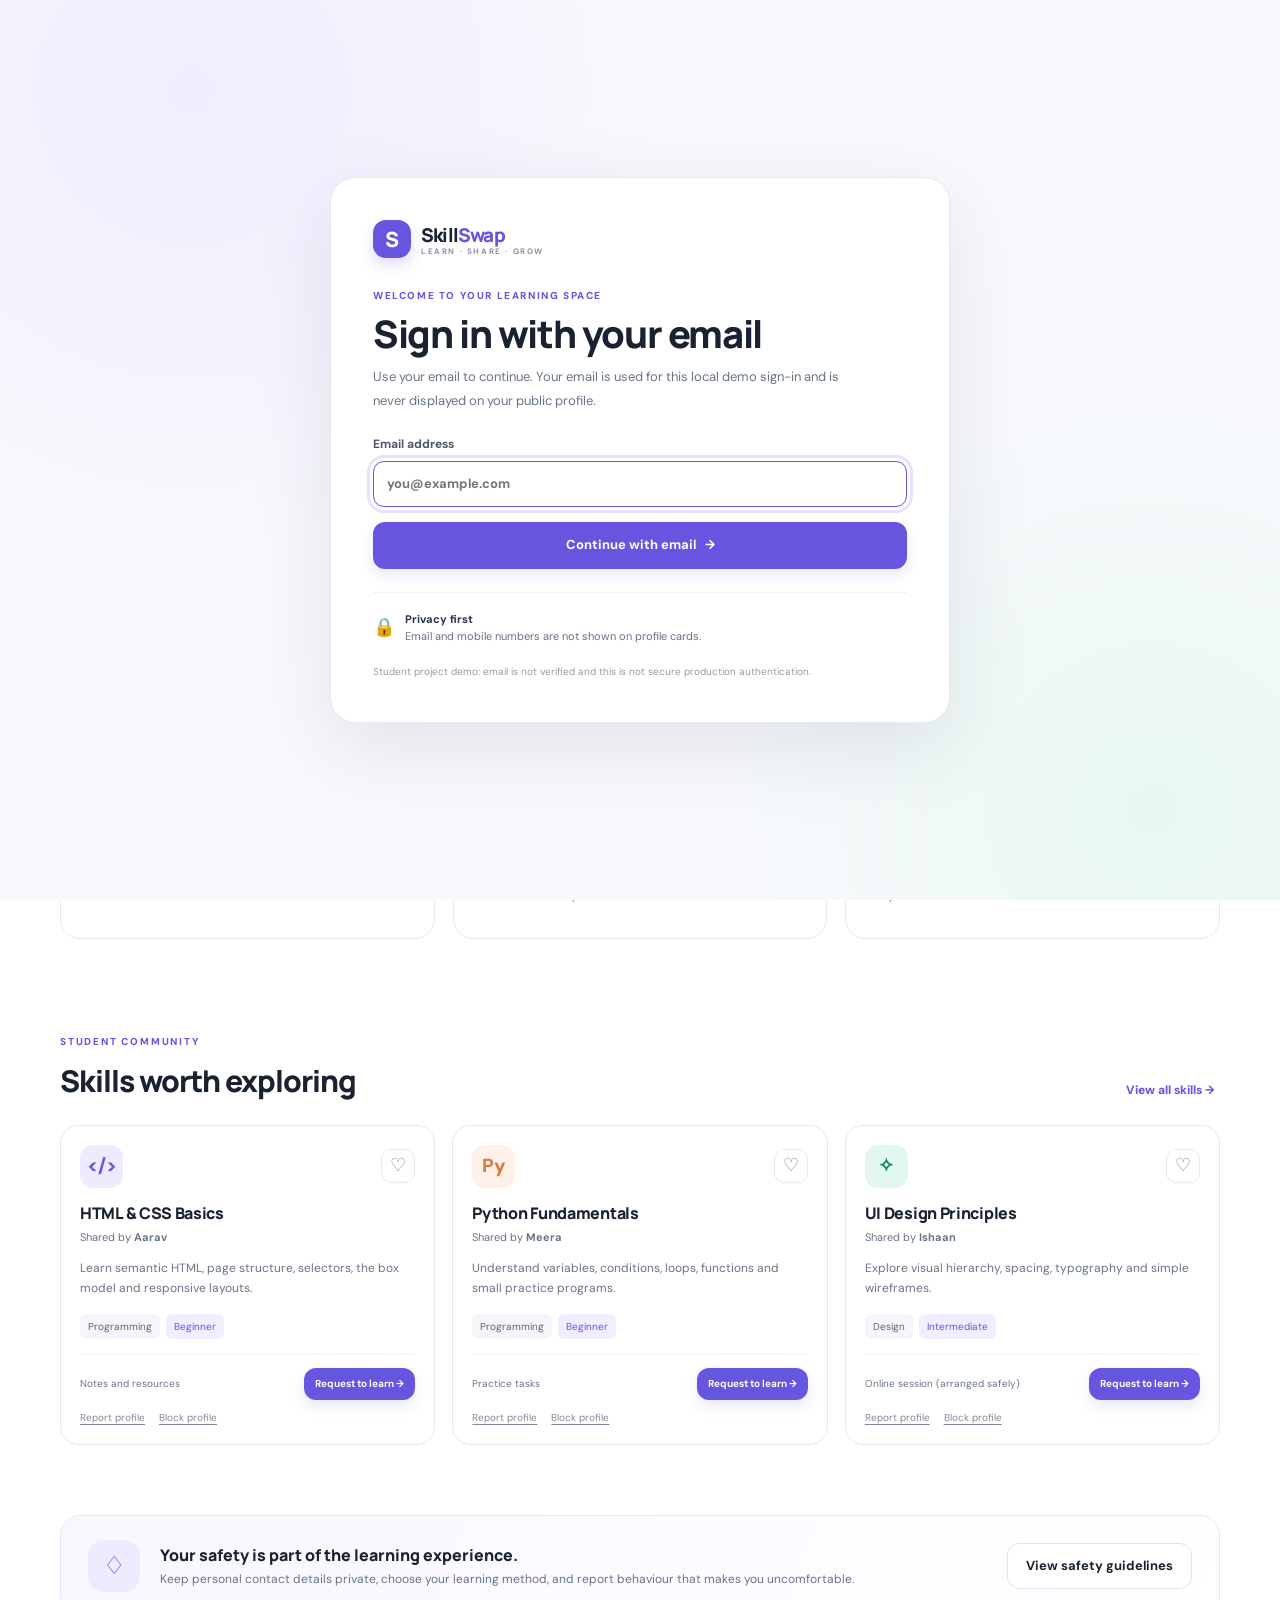
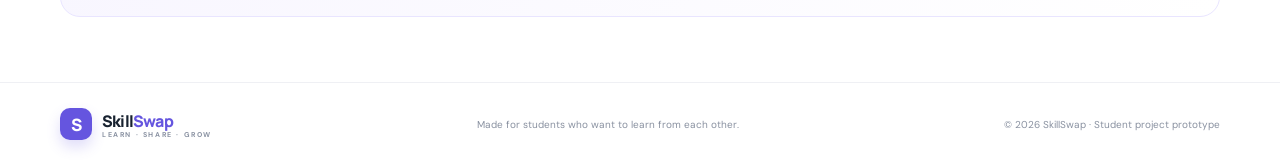
<file: index.html>
<!DOCTYPE html>
<html lang="en">
<head>
  <meta charset="UTF-8">
  <meta name="viewport" content="width=device-width, initial-scale=1.0">
  <meta name="description" content="SkillSwap helps students exchange skills through guided, privacy-conscious learning.">
  <title>SkillSwap | Learn Together</title>
  <link rel="stylesheet" href="style.css">
  <script src="script.js" defer></script>
</head>
<body>
  <section class="auth-screen" id="authScreen" aria-labelledby="authTitle">
    <div class="auth-card">
      <a class="brand auth-brand" href="#" aria-label="SkillSwap"><span class="brand-mark">S</span><span>Skill<span class="brand-accent">Swap</span><small>LEARN · SHARE · GROW</small></span></a>
      <div class="auth-step-label" id="authStepLabel">WELCOME TO YOUR LEARNING SPACE</div>
      <h1 id="authTitle">Sign in with your email</h1>
      <p class="auth-intro" id="authIntro">Use your email to continue. Your email is used for this local demo sign-in and is never displayed on your public profile.</p>
      <form id="emailLoginForm" class="auth-form">
        <label>Email address<input type="email" id="loginEmail" required maxlength="120" autocomplete="email" placeholder="you@example.com"></label>
        <button class="btn btn-primary auth-submit" type="submit">Continue with email <span aria-hidden="true">→</span></button>
      </form>
      <form id="firstProfileForm" class="auth-form hidden">
        <p class="auth-private-email">Email for sign-in: <strong id="privateEmailPreview"></strong><br><span>This is private and will not appear to other students.</span></p>
        <div class="form-two"><label>Display name *<input id="firstName" required minlength="2" maxlength="24" autocomplete="nickname" placeholder="Name others will see"></label><label>Department<input id="firstDepartment" maxlength="60" placeholder="e.g. CSE – Data Science"></label></div>
        <div class="form-two"><label>Year of study<select id="firstYear"><option value="">Choose year</option><option>1st Year</option><option>2nd Year</option><option>3rd Year</option><option>4th Year</option></select></label><label>Learning interests<input id="firstInterests" maxlength="120" placeholder="Python, design, Power BI"></label></div>
        <label>About you<textarea id="firstBio" rows="3" maxlength="240" placeholder="What would you like to teach or learn?"></textarea></label>
        <p class="form-hint">Do not enter phone numbers, personal email addresses, home addresses or social media links in your public details. No mobile number is requested.</p>
        <button class="btn btn-primary auth-submit" type="submit">Create profile & enter SkillSwap <span aria-hidden="true">→</span></button>
        <button class="auth-back" id="backToEmail" type="button">← Use a different email</button>
      </form>
      <p class="auth-error" id="authError" aria-live="polite"></p>
      <div class="auth-security">🔒 <span><strong>Privacy first</strong><br>Email and mobile numbers are not shown on profile cards.</span></div>
      <p class="auth-demo-note">Student project demo: email is not verified and this is not secure production authentication.</p>
    </div>
  </section>
  <a class="skip-link" href="#mainContent">Skip to content</a>
  <header class="site-header">
    <a class="brand" href="#" data-view="home" aria-label="SkillSwap home">
      <span class="brand-mark">S</span><span>Skill<span class="brand-accent">Swap</span><small>LEARN · SHARE · GROW</small></span>
    </a>
    <button class="mobile-menu" id="mobileMenuBtn" aria-label="Toggle navigation" aria-expanded="false">☰</button>
    <nav class="main-nav" id="mainNav" aria-label="Main navigation">
      <button class="nav-link active" data-view="home">Home</button>
      <button class="nav-link" data-view="explore">Explore skills</button>
      <button class="nav-link" data-view="dashboard">Dashboard</button>
      <button class="nav-link" data-view="safety">Safety centre</button>
    </nav>
    <div class="header-actions">
      <span class="demo-pill"><span></span> Signed in</span>
      <button class="btn btn-secondary btn-small" id="profileButton">My profile</button>
      <button class="btn btn-primary btn-small" id="logoutButton">Switch account</button>
    </div>
  </header>

  <main id="mainContent">
    <section class="view active-view" id="view-home">
      <section class="hero container">
        <div class="hero-copy">
          <div class="eyebrow"><span class="eyebrow-dot"></span> A safer way to learn from students</div>
          <h1>Your skills are<br><span>worth sharing.</span></h1>
          <p class="hero-description">Learn something new from another student. Share what you know. Build confidence together—with privacy and respect at the centre.</p>
          <div class="hero-actions">
            <button class="btn btn-primary" data-view="explore">Explore skills <span aria-hidden="true">→</span></button>
            <button class="btn btn-secondary" data-action="add-skill">＋ Share a skill</button>
          </div>
          <div class="trust-row">
            <span><span class="check">✓</span> No public contact details</span>
            <span><span class="check">✓</span> Request-based learning</span>
          </div>
        </div>
        <div class="hero-art" aria-label="Illustration of students learning together">
          <div class="art-orbit orbit-one"></div><div class="art-orbit orbit-two"></div>
          <div class="art-card art-card-top"><span class="art-icon purple">⌘</span><span><b>UI Design</b><small>Learn by doing</small></span><span class="tiny-check">✓</span></div>
          <div class="art-card art-card-bottom"><span class="art-icon orange">{"</>"}</span><span><b>Web Development</b><small>Share your skills</small></span><span class="tiny-check">✓</span></div>
          <div class="art-center"><div class="people-emoji">👩🏻‍💻<span>🤝</span>👨🏽‍💻</div><div class="art-center-title">Grow together</div><div class="art-center-sub">Student-to-student learning</div></div>
          <div class="floating-badge badge-one">✦ Learn something new</div><div class="floating-badge badge-two">🔒 Privacy first</div>
        </div>
      </section>

      <section class="container section-block">
        <div class="section-heading"><div><p class="eyebrow">HOW IT WORKS</p><h2>Small steps. Real skills.</h2></div><p>Learn at your own pace, with clear expectations before you connect.</p></div>
        <div class="steps-grid">
          <article class="step-card"><span class="step-number">01</span><div class="step-icon lavender">⌕</div><h3>Find a skill</h3><p>Explore student skills by category, level and learning method.</p></article>
          <article class="step-card"><span class="step-number">02</span><div class="step-icon peach">✉</div><h3>Send a request</h3><p>Tell the student what you want to learn. They choose whether to accept.</p></article>
          <article class="step-card"><span class="step-number">03</span><div class="step-icon mint">↗</div><h3>Learn together</h3><p>Use a guided learning plan, practice tasks and respectful communication.</p></article>
        </div>
      </section>

      <section class="container section-block featured-section">
        <div class="section-heading"><div><p class="eyebrow">STUDENT COMMUNITY</p><h2>Skills worth exploring</h2></div><button class="text-button" data-view="explore">View all skills →</button></div>
        <div class="skills-grid" id="homeSkills"></div>
      </section>
      <section class="container safety-banner">
        <div class="safety-shield">♢</div><div><h3>Your safety is part of the learning experience.</h3><p>Keep personal contact details private, choose your learning method, and report behaviour that makes you uncomfortable.</p></div><button class="btn btn-secondary" data-view="safety">View safety guidelines</button>
      </section>
    </section>

    <section class="view container page-view" id="view-explore">
      <div class="page-title-row"><div><p class="eyebrow">DISCOVER</p><h1>Explore skills</h1><p class="muted">Find a student who can explain a skill in a way that works for you.</p></div><button class="btn btn-primary" data-action="add-skill">＋ Add a skill</button></div>
      <div class="filter-panel">
        <label class="search-field"><span aria-hidden="true">⌕</span><input id="searchInput" type="search" placeholder="Search Python, design, communication…" autocomplete="off"></label>
        <label class="select-field"><span class="sr-only">Category</span><select id="categoryFilter"><option value="all">All categories</option><option>Programming</option><option>Design</option><option>Data & Analytics</option><option>Communication</option><option>Productivity</option></select></label>
        <label class="select-field"><span class="sr-only">Level</span><select id="levelFilter"><option value="all">All levels</option><option>Beginner</option><option>Intermediate</option><option>Advanced</option></select></label>
      </div>
      <div class="results-line"><span id="resultCount">Showing skills</span><span class="privacy-note">🔒 Personal contact details are not shown</span></div>
      <div class="skills-grid" id="exploreSkills"></div>
      <div class="empty-state hidden" id="emptySkills"><div>⌕</div><h3>No matching skills</h3><p>Try another keyword or category.</p></div>
    </section>

    <section class="view container page-view" id="view-dashboard">
      <div class="page-title-row"><div><p class="eyebrow">YOUR LEARNING SPACE</p><h1>Dashboard</h1><p class="muted">Manage your skills and learning requests in one place.</p></div><button class="btn btn-primary" data-action="add-skill">＋ Share a skill</button></div>
      <div class="welcome-strip"><div class="avatar avatar-large" id="dashboardAvatar">S</div><div><h2 id="welcomeName">Welcome back!</h2><p>Keep learning. Keep sharing. Keep it respectful.</p></div><span class="demo-tag">LOCAL DEMO</span></div>
      <div class="stats-grid">
        <article class="stat-card"><span class="stat-icon lavender">✦</span><div><span class="stat-label">Skills shared</span><strong id="statSkills">0</strong></div></article>
        <article class="stat-card"><span class="stat-icon peach">↗</span><div><span class="stat-label">Requests sent</span><strong id="statSent">0</strong></div></article>
        <article class="stat-card"><span class="stat-icon mint">✉</span><div><span class="stat-label">Incoming requests</span><strong id="statIncoming">0</strong></div></article>
        <article class="stat-card"><span class="stat-icon blue">✓</span><div><span class="stat-label">Learning plans</span><strong id="statPlans">0</strong></div></article>
      </div>
      <div class="product-tools-grid">
        <section class="panel">
          <div class="panel-heading">
            <div><h2>Recommended for you</h2><p>Suggestions based on the skills you want to learn</p></div>
            <span class="product-tool-icon">✦</span>
          </div>
          <div id="recommendedSkills" class="recommended-skills"></div>
          <p class="form-hint">Tip: Add learning interests in your profile to improve these suggestions.</p>
        </section>
        <section class="panel learning-planner">
          <div class="panel-heading">
            <div><h2>My learning plan</h2><p>Turn a goal into small, trackable tasks</p></div>
            <span class="product-tool-icon">✓</span>
          </div>
          <form id="learningTaskForm" class="learning-task-form">
            <label for="learningTaskInput">What do you want to practise?</label>
            <input id="learningTaskInput" required maxlength="100" placeholder="e.g. Build a responsive profile card">
            <div class="form-two">
              <label for="learningTaskDue">Target date<input id="learningTaskDue" type="date"></label>
              <label for="learningTaskPriority">Priority<select id="learningTaskPriority"><option>Normal</option><option>High</option><option>Low</option></select></label>
            </div>
            <button class="btn btn-primary" type="submit">＋ Add learning task</button>
          </form>
          <div class="learning-progress"><div class="learning-progress-label"><span id="learningProgressText">0 of 0 tasks complete</span><strong id="learningProgressPercent">0%</strong></div><div class="progress-track"><span id="learningProgressBar"></span></div></div>
          <div id="learningTasksList" class="learning-tasks-list"></div>
        </section>
      </div>
      <div class="dashboard-layout">
        <section class="panel"><div class="panel-heading"><div><h2>My skills</h2><p>Skills you offer to teach</p></div><button class="text-button" data-action="add-skill">＋ Add</button></div><div id="mySkillsList" class="compact-list"></div></section>
        <section class="panel"><div class="panel-heading"><div><h2>Incoming requests</h2><p>Choose whether to accept a learning request</p></div></div><div id="incomingRequests" class="compact-list"></div></section>
        <section class="panel"><div class="panel-heading"><div><h2>Requests I sent</h2><p>Track your learning requests</p></div></div><div id="sentRequests" class="compact-list"></div></section>
        <section class="panel"><div class="panel-heading"><div><h2>Saved skills</h2><p>Skills you want to revisit</p></div></div><div id="savedSkillsList" class="compact-list"></div></section>
      </div>
      <section class="panel profile-editor" id="profileEditorPanel">
        <div class="panel-heading"><div><h2>Edit my profile</h2><p>Update the details students see in this demo.</p></div><span class="profile-edit-icon">✎</span></div>
        <form id="profileForm" class="profile-form">
          <div class="form-two"><label>Display name<input id="profileName" required minlength="2" maxlength="24" autocomplete="nickname" placeholder="e.g. Student"></label><label>Department<input id="profileDepartment" maxlength="60" placeholder="e.g. CSE – Data Science"></label></div>
          <div class="form-two"><label>Year of study<select id="profileYear"><option value="">Select year</option><option>1st Year</option><option>2nd Year</option><option>3rd Year</option><option>4th Year</option></select></label><label>Learning interests<input id="profileInterests" maxlength="120" placeholder="e.g. Python, UI design, Power BI"></label></div>
          <label>Short bio<textarea id="profileBio" rows="3" maxlength="240" placeholder="What do you enjoy learning or teaching?"></textarea></label>
          <p class="form-hint">Your sign-in email is private and is never shown here or on skill cards. Do not add phone numbers, personal email addresses, home addresses or social media links to public details.</p>
          <div class="profile-form-actions"><button class="btn btn-secondary" type="button" id="resetProfileForm">Reset form</button><button class="btn btn-primary" type="submit">Save profile changes</button></div>
          <p class="form-feedback" id="profileFeedback" aria-live="polite"></p>
        </form>
      </section>
      <section class="panel privacy-panel"><div class="privacy-panel-icon">🔐</div><div class="privacy-panel-copy"><h2>Privacy preferences</h2><p>Your sign-in email is private. SkillSwap does not ask for a mobile number, and contact details are not displayed on public profiles.</p></div><label class="toggle-label"><input type="checkbox" id="profileVisible" checked><span class="toggle"></span><span>Show my demo profile in listings</span></label></section>
    </section>

    <section class="view container page-view" id="view-safety">
      <div class="page-title-row"><div><p class="eyebrow">RESPECT IS REQUIRED</p><h1>Safety centre</h1><p class="muted">Simple rules to keep student-to-student learning respectful.</p></div></div>
      <div class="safety-hero"><div class="safety-hero-symbol">🔐</div><div><h2>Learn with confidence, not pressure.</h2><p>You can decline a request, stop an interaction, block a demo profile or submit a report at any time.</p></div></div>
      <div class="safety-grid">
        <article class="panel safety-rule"><span class="rule-icon lavender">◉</span><h3>Protect your privacy</h3><p>Use a display name. Do not publish phone numbers, personal email addresses, home addresses, passwords or live location.</p></article>
        <article class="panel safety-rule"><span class="rule-icon peach">✋</span><h3>Respect boundaries</h3><p>Learning requests are optional. No one should pressure you to accept, share personal details or meet in person.</p></article>
        <article class="panel safety-rule"><span class="rule-icon mint">⚑</span><h3>Report concerning behaviour</h3><p>Report harassment, impersonation, spam, inappropriate content or misleading skill claims. Reports should be reviewed by a moderator in a real deployment.</p></article>
        <article class="panel safety-rule"><span class="rule-icon blue">⊘</span><h3>Block unwanted contact</h3><p>Blocking a profile hides it in this local demo. A production platform must enforce blocks on the server too.</p></article>
      </div>
      <div class="panel report-panel"><div><p class="eyebrow">SAFETY TOOL</p><h2>Report a profile or skill</h2><p class="muted">This prototype saves reports only in this browser. It does not send them to a real support team.</p></div><form id="reportForm" class="report-form"><label>Profile or skill name<input id="reportTarget" required maxlength="80" placeholder="Enter the displayed name"></label><label>Reason<select id="reportReason" required><option value="">Choose a reason</option><option>Harassment or inappropriate behaviour</option><option>Fake profile or impersonation</option><option>Misleading skill information</option><option>Spam or suspicious links</option><option>Privacy concern</option><option>Other concern</option></select></label><label>Details (optional)<textarea id="reportDetails" rows="3" maxlength="400" placeholder="Describe the concern without including sensitive personal information."></textarea></label><button class="btn btn-primary" type="submit">Submit demo report</button><p id="reportFeedback" class="form-feedback" aria-live="polite"></p></form></div>
      <div class="notice-box"><strong>Before real public launch:</strong> this HTML/CSS/JavaScript prototype is not a secure multi-user service. Real users need backend-enforced access control, verified authentication, private data storage, a moderator workflow, clear policies and security testing.</div>
    </section>
  </main>

  <footer class="site-footer"><div class="container footer-inner"><a class="brand footer-brand" href="#" data-view="home"><span class="brand-mark">S</span><span>Skill<span class="brand-accent">Swap</span><small>LEARN · SHARE · GROW</small></span></a><p>Made for students who want to learn from each other.</p><span>© 2026 SkillSwap · Student project prototype</span></div></footer>

  <div class="modal-backdrop hidden" id="modalBackdrop">
    <section class="modal" role="dialog" aria-modal="true" aria-labelledby="modalTitle">
      <div class="modal-heading"><div><p class="eyebrow" id="modalEyebrow">SKILLSHARE</p><h2 id="modalTitle">Share a skill</h2></div><button class="icon-button" id="closeModal" aria-label="Close dialog">×</button></div>
      <form id="skillForm">
        <label>Skill name<input id="skillName" required maxlength="60" placeholder="e.g. HTML & CSS basics"></label>
        <div class="form-two"><label>Category<select id="skillCategory" required><option>Programming</option><option>Design</option><option>Data & Analytics</option><option>Communication</option><option>Productivity</option></select></label><label>Level<select id="skillLevel" required><option>Beginner</option><option>Intermediate</option><option>Advanced</option></select></label></div>
        <label>What can you explain?<textarea id="skillTopics" required maxlength="220" rows="3" placeholder="List topics you can teach and what a learner will practise."></textarea></label>
        <div class="form-two"><label>Teaching method<select id="skillMethod"><option>Text explanation</option><option>Notes and resources</option><option>Practice tasks</option><option>Online session (arranged safely)</option></select></label><label>Estimated duration<select id="skillDuration"><option>30 minutes</option><option>1–2 hours</option><option>Several sessions</option></select></label></div>
        <label>Prerequisites (optional)<input id="skillPrereq" maxlength="100" placeholder="e.g. No prior experience needed"></label>
        <p class="form-hint">Do not add personal phone numbers, private email addresses or meeting addresses to skill details.</p>
        <div class="modal-actions"><button type="button" class="btn btn-secondary" id="cancelModal">Cancel</button><button type="submit" class="btn btn-primary">Save skill</button></div>
      </form>
    </section>
  </div>

  <div class="toast" id="toast" role="status" aria-live="polite"></div>
</body>
</html>
</file>
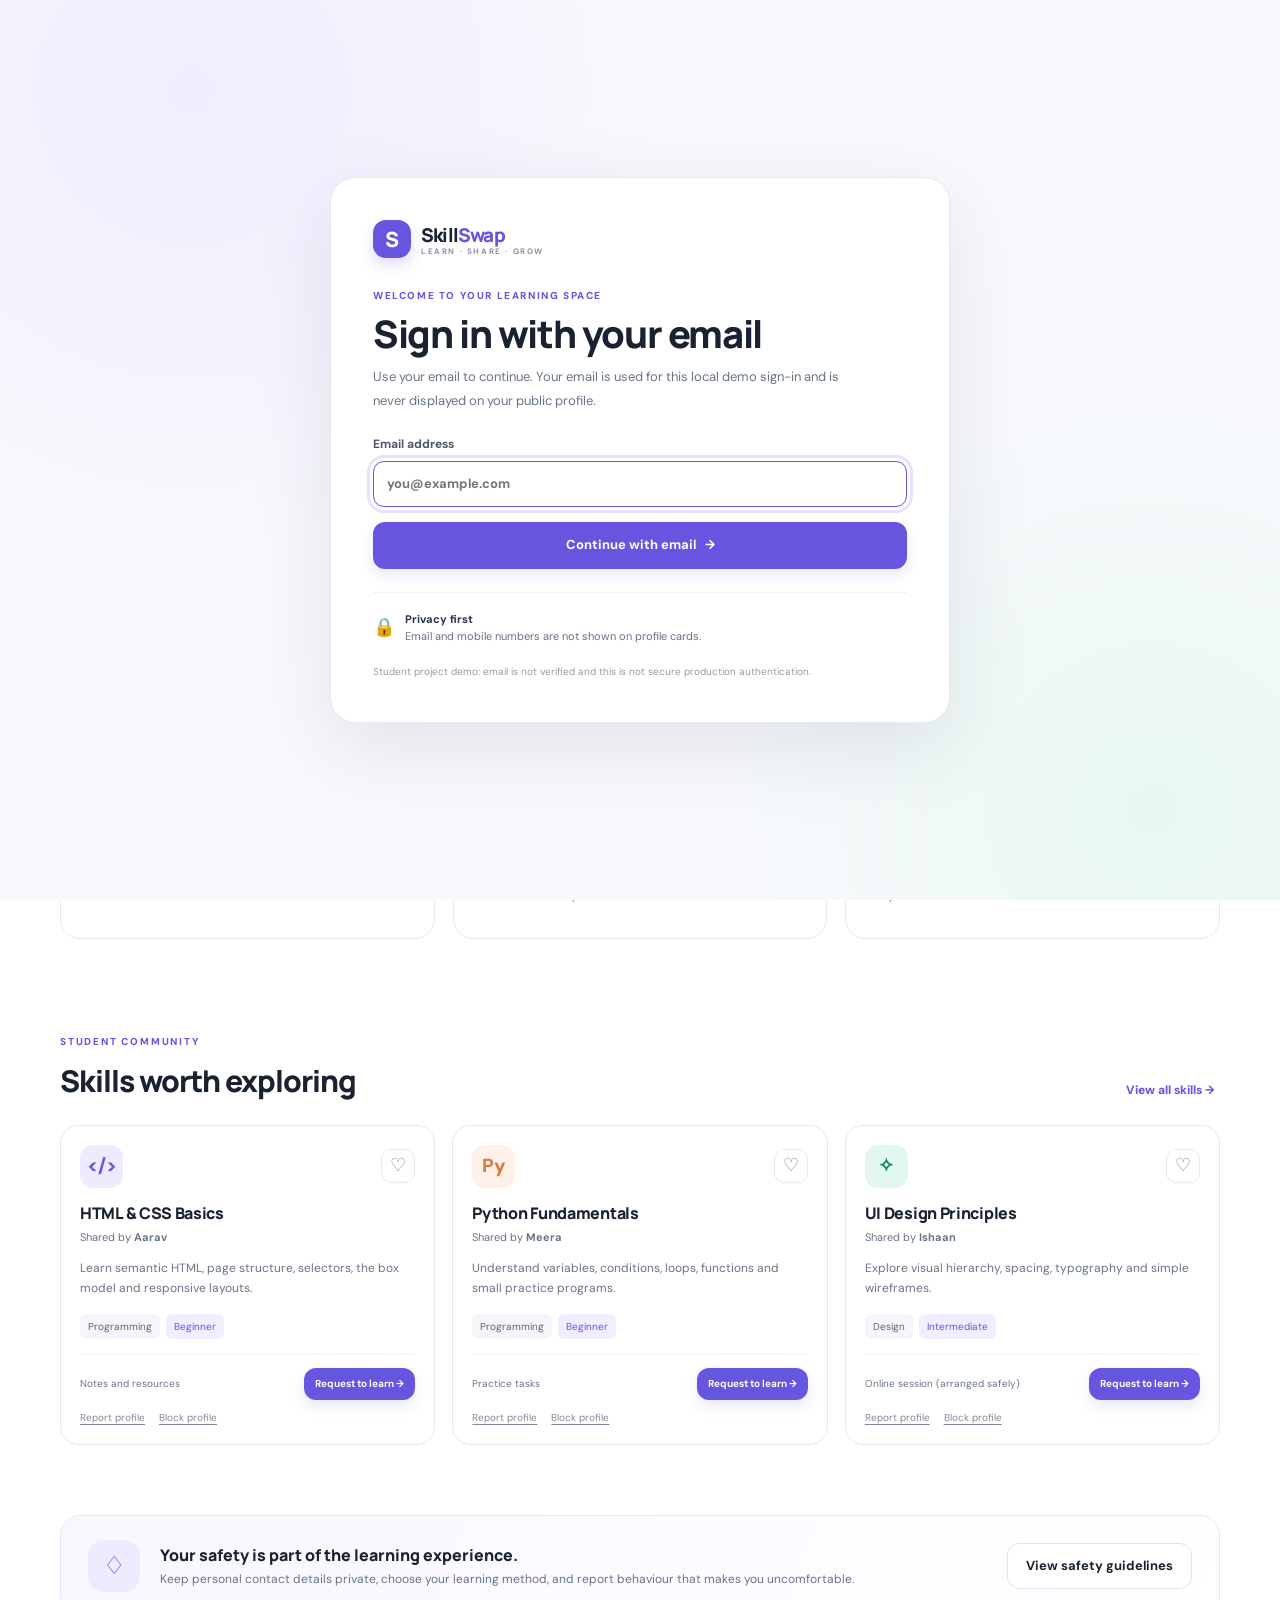
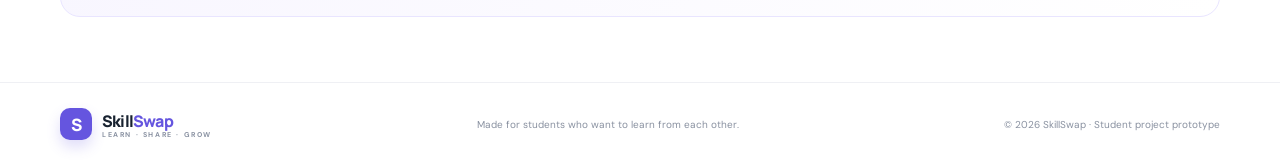
<file: index(chat).html>
<!DOCTYPE html>
<html lang="en">
<head>
  <meta charset="UTF-8">
  <meta name="viewport" content="width=device-width, initial-scale=1.0">
  <meta name="description" content="SkillSwap helps students exchange skills through guided, privacy-conscious learning.">
  <title>SkillSwap | Learn Together</title>
  <link rel="stylesheet" href="style.css">
  <script src="script.js" defer></script>
</head>
<body>
  <section class="auth-screen" id="authScreen" aria-labelledby="authTitle">
    <div class="auth-card">
      <a class="brand auth-brand" href="#" aria-label="SkillSwap"><span class="brand-mark">S</span><span>Skill<span class="brand-accent">Swap</span><small>LEARN · SHARE · GROW</small></span></a>
      <div class="auth-step-label" id="authStepLabel">WELCOME TO YOUR LEARNING SPACE</div>
      <h1 id="authTitle">Sign in with your email</h1>
      <p class="auth-intro" id="authIntro">Use your email to continue. Your email is used for this local demo sign-in and is never displayed on your public profile.</p>
      <form id="emailLoginForm" class="auth-form">
        <label>Email address<input type="email" id="loginEmail" required maxlength="120" autocomplete="email" placeholder="you@example.com"></label>
        <button class="btn btn-primary auth-submit" type="submit">Continue with email <span aria-hidden="true">→</span></button>
      </form>
      <form id="firstProfileForm" class="auth-form hidden">
        <p class="auth-private-email">Email for sign-in: <strong id="privateEmailPreview"></strong><br><span>This is private and will not appear to other students.</span></p>
        <div class="form-two"><label>Display name *<input id="firstName" required minlength="2" maxlength="24" autocomplete="nickname" placeholder="Name others will see"></label><label>Department<input id="firstDepartment" maxlength="60" placeholder="e.g. CSE – Data Science"></label></div>
        <div class="form-two"><label>Year of study<select id="firstYear"><option value="">Choose year</option><option>1st Year</option><option>2nd Year</option><option>3rd Year</option><option>4th Year</option></select></label><label>Learning interests<input id="firstInterests" maxlength="120" placeholder="Python, design, Power BI"></label></div>
        <label>About you<textarea id="firstBio" rows="3" maxlength="240" placeholder="What would you like to teach or learn?"></textarea></label>
        <p class="form-hint">Do not enter phone numbers, personal email addresses, home addresses or social media links in your public details. No mobile number is requested.</p>
        <button class="btn btn-primary auth-submit" type="submit">Create profile & enter SkillSwap <span aria-hidden="true">→</span></button>
        <button class="auth-back" id="backToEmail" type="button">← Use a different email</button>
      </form>
      <p class="auth-error" id="authError" aria-live="polite"></p>
      <div class="auth-security">🔒 <span><strong>Privacy first</strong><br>Email and mobile numbers are not shown on profile cards.</span></div>
      <p class="auth-demo-note">Student project demo: email is not verified and this is not secure production authentication.</p>
    </div>
  </section>
  <a class="skip-link" href="#mainContent">Skip to content</a>
  <header class="site-header">
    <a class="brand" href="#" data-view="home" aria-label="SkillSwap home">
      <span class="brand-mark">S</span><span>Skill<span class="brand-accent">Swap</span><small>LEARN · SHARE · GROW</small></span>
    </a>
    <button class="mobile-menu" id="mobileMenuBtn" aria-label="Toggle navigation" aria-expanded="false">☰</button>
    <nav class="main-nav" id="mainNav" aria-label="Main navigation">
      <button class="nav-link active" data-view="home">Home</button>
      <button class="nav-link" data-view="explore">Explore skills</button>
      <button class="nav-link" data-view="dashboard">Dashboard</button>
      <button class="nav-link" data-view="safety">Safety centre</button>
    </nav>
    <div class="header-actions">
      <span class="demo-pill"><span></span> Signed in</span>
      <button class="btn btn-secondary btn-small" id="profileButton">My profile</button>
      <button class="btn btn-primary btn-small" id="logoutButton">Switch account</button>
    </div>
  </header>

  <main id="mainContent">
    <section class="view active-view" id="view-home">
      <section class="hero container">
        <div class="hero-copy">
          <div class="eyebrow"><span class="eyebrow-dot"></span> A safer way to learn from students</div>
          <h1>Your skills are<br><span>worth sharing.</span></h1>
          <p class="hero-description">Learn something new from another student. Share what you know. Build confidence together—with privacy and respect at the centre.</p>
          <div class="hero-actions">
            <button class="btn btn-primary" data-view="explore">Explore skills <span aria-hidden="true">→</span></button>
            <button class="btn btn-secondary" data-action="add-skill">＋ Share a skill</button>
          </div>
          <div class="trust-row">
            <span><span class="check">✓</span> No public contact details</span>
            <span><span class="check">✓</span> Request-based learning</span>
          </div>
        </div>
        <div class="hero-art" aria-label="Illustration of students learning together">
          <div class="art-orbit orbit-one"></div><div class="art-orbit orbit-two"></div>
          <div class="art-card art-card-top"><span class="art-icon purple">⌘</span><span><b>UI Design</b><small>Learn by doing</small></span><span class="tiny-check">✓</span></div>
          <div class="art-card art-card-bottom"><span class="art-icon orange">{"</>"}</span><span><b>Web Development</b><small>Share your skills</small></span><span class="tiny-check">✓</span></div>
          <div class="art-center"><div class="people-emoji">👩🏻‍💻<span>🤝</span>👨🏽‍💻</div><div class="art-center-title">Grow together</div><div class="art-center-sub">Student-to-student learning</div></div>
          <div class="floating-badge badge-one">✦ Learn something new</div><div class="floating-badge badge-two">🔒 Privacy first</div>
        </div>
      </section>

      <section class="container section-block">
        <div class="section-heading"><div><p class="eyebrow">HOW IT WORKS</p><h2>Small steps. Real skills.</h2></div><p>Learn at your own pace, with clear expectations before you connect.</p></div>
        <div class="steps-grid">
          <article class="step-card"><span class="step-number">01</span><div class="step-icon lavender">⌕</div><h3>Find a skill</h3><p>Explore student skills by category, level and learning method.</p></article>
          <article class="step-card"><span class="step-number">02</span><div class="step-icon peach">✉</div><h3>Send a request</h3><p>Tell the student what you want to learn. They choose whether to accept.</p></article>
          <article class="step-card"><span class="step-number">03</span><div class="step-icon mint">↗</div><h3>Learn together</h3><p>Use a guided learning plan, practice tasks and respectful communication.</p></article>
        </div>
      </section>

      <section class="container section-block featured-section">
        <div class="section-heading"><div><p class="eyebrow">STUDENT COMMUNITY</p><h2>Skills worth exploring</h2></div><button class="text-button" data-view="explore">View all skills →</button></div>
        <div class="skills-grid" id="homeSkills"></div>
      </section>
      <section class="container safety-banner">
        <div class="safety-shield">♢</div><div><h3>Your safety is part of the learning experience.</h3><p>Keep personal contact details private, choose your learning method, and report behaviour that makes you uncomfortable.</p></div><button class="btn btn-secondary" data-view="safety">View safety guidelines</button>
      </section>
    </section>

    <section class="view container page-view" id="view-explore">
      <div class="page-title-row"><div><p class="eyebrow">DISCOVER</p><h1>Explore skills</h1><p class="muted">Find a student who can explain a skill in a way that works for you.</p></div><button class="btn btn-primary" data-action="add-skill">＋ Add a skill</button></div>
      <div class="filter-panel">
        <label class="search-field"><span aria-hidden="true">⌕</span><input id="searchInput" type="search" placeholder="Search Python, design, communication…" autocomplete="off"></label>
        <label class="select-field"><span class="sr-only">Category</span><select id="categoryFilter"><option value="all">All categories</option><option>Programming</option><option>Design</option><option>Data & Analytics</option><option>Communication</option><option>Productivity</option></select></label>
        <label class="select-field"><span class="sr-only">Level</span><select id="levelFilter"><option value="all">All levels</option><option>Beginner</option><option>Intermediate</option><option>Advanced</option></select></label>
      </div>
      <div class="results-line"><span id="resultCount">Showing skills</span><span class="privacy-note">🔒 Personal contact details are not shown</span></div>
      <div class="skills-grid" id="exploreSkills"></div>
      <div class="empty-state hidden" id="emptySkills"><div>⌕</div><h3>No matching skills</h3><p>Try another keyword or category.</p></div>
    </section>

    <section class="view container page-view" id="view-dashboard">
      <div class="page-title-row"><div><p class="eyebrow">YOUR LEARNING SPACE</p><h1>Dashboard</h1><p class="muted">Manage your skills and learning requests in one place.</p></div><button class="btn btn-primary" data-action="add-skill">＋ Share a skill</button></div>
      <div class="welcome-strip"><div class="avatar avatar-large" id="dashboardAvatar">S</div><div><h2 id="welcomeName">Welcome back!</h2><p>Keep learning. Keep sharing. Keep it respectful.</p></div><span class="demo-tag">LOCAL DEMO</span></div>
      <div class="stats-grid">
        <article class="stat-card"><span class="stat-icon lavender">✦</span><div><span class="stat-label">Skills shared</span><strong id="statSkills">0</strong></div></article>
        <article class="stat-card"><span class="stat-icon peach">↗</span><div><span class="stat-label">Requests sent</span><strong id="statSent">0</strong></div></article>
        <article class="stat-card"><span class="stat-icon mint">✉</span><div><span class="stat-label">Incoming requests</span><strong id="statIncoming">0</strong></div></article>
        <article class="stat-card"><span class="stat-icon blue">✓</span><div><span class="stat-label">Learning plans</span><strong id="statPlans">0</strong></div></article>
      </div>
      <div class="product-tools-grid">
        <section class="panel">
          <div class="panel-heading">
            <div><h2>Recommended for you</h2><p>Suggestions based on the skills you want to learn</p></div>
            <span class="product-tool-icon">✦</span>
          </div>
          <div id="recommendedSkills" class="recommended-skills"></div>
          <p class="form-hint">Tip: Add learning interests in your profile to improve these suggestions.</p>
        </section>
        <section class="panel learning-planner">
          <div class="panel-heading">
            <div><h2>My learning plan</h2><p>Turn a goal into small, trackable tasks</p></div>
            <span class="product-tool-icon">✓</span>
          </div>
          <form id="learningTaskForm" class="learning-task-form">
            <label for="learningTaskInput">What do you want to practise?</label>
            <input id="learningTaskInput" required maxlength="100" placeholder="e.g. Build a responsive profile card">
            <div class="form-two">
              <label for="learningTaskDue">Target date<input id="learningTaskDue" type="date"></label>
              <label for="learningTaskPriority">Priority<select id="learningTaskPriority"><option>Normal</option><option>High</option><option>Low</option></select></label>
            </div>
            <button class="btn btn-primary" type="submit">＋ Add learning task</button>
          </form>
          <div class="learning-progress"><div class="learning-progress-label"><span id="learningProgressText">0 of 0 tasks complete</span><strong id="learningProgressPercent">0%</strong></div><div class="progress-track"><span id="learningProgressBar"></span></div></div>
          <div id="learningTasksList" class="learning-tasks-list"></div>
        </section>
      </div>
      <div class="dashboard-layout">
        <section class="panel"><div class="panel-heading"><div><h2>My skills</h2><p>Skills you offer to teach</p></div><button class="text-button" data-action="add-skill">＋ Add</button></div><div id="mySkillsList" class="compact-list"></div></section>
        <section class="panel"><div class="panel-heading"><div><h2>Incoming requests</h2><p>Choose whether to accept a learning request</p></div></div><div id="incomingRequests" class="compact-list"></div></section>
        <section class="panel"><div class="panel-heading"><div><h2>Requests I sent</h2><p>Track your learning requests</p></div></div><div id="sentRequests" class="compact-list"></div></section>
        <section class="panel"><div class="panel-heading"><div><h2>Saved skills</h2><p>Skills you want to revisit</p></div></div><div id="savedSkillsList" class="compact-list"></div></section>
      </div>
      <section class="panel chat-panel" id="learningChatPanel">
        <div class="panel-heading">
          <div><p class="eyebrow">AFTER ACCEPTANCE</p><h2>Learning chats</h2><p>Chat is available only when a learning request has been accepted.</p></div>
          <span class="product-tool-icon">☏</span>
        </div>
        <div class="chat-layout">
          <div class="chat-conversation-list" id="chatConversationList">
            <p class="empty-mini">Accepted learning requests will appear here.</p>
          </div>
          <div class="chat-main" id="chatMain">
            <div class="chat-empty-state"><span>☏</span><strong>Choose a learning chat</strong><p>Accept or send a request and wait for it to be accepted before messaging.</p></div>
          </div>
        </div>
        <p class="form-hint chat-safety-note">Safety: keep messages about learning. Never share passwords, private contact details, financial information or your live location. This is a local browser demo, not a secure private messaging service.</p>
      </section>
      <section class="panel profile-editor" id="profileEditorPanel">
        <div class="panel-heading"><div><h2>Edit my profile</h2><p>Update the details students see in this demo.</p></div><span class="profile-edit-icon">✎</span></div>
        <form id="profileForm" class="profile-form">
          <div class="form-two"><label>Display name<input id="profileName" required minlength="2" maxlength="24" autocomplete="nickname" placeholder="e.g. Student"></label><label>Department<input id="profileDepartment" maxlength="60" placeholder="e.g. CSE – Data Science"></label></div>
          <div class="form-two"><label>Year of study<select id="profileYear"><option value="">Select year</option><option>1st Year</option><option>2nd Year</option><option>3rd Year</option><option>4th Year</option></select></label><label>Learning interests<input id="profileInterests" maxlength="120" placeholder="e.g. Python, UI design, Power BI"></label></div>
          <label>Short bio<textarea id="profileBio" rows="3" maxlength="240" placeholder="What do you enjoy learning or teaching?"></textarea></label>
          <p class="form-hint">Your sign-in email is private and is never shown here or on skill cards. Do not add phone numbers, personal email addresses, home addresses or social media links to public details.</p>
          <div class="profile-form-actions"><button class="btn btn-secondary" type="button" id="resetProfileForm">Reset form</button><button class="btn btn-primary" type="submit">Save profile changes</button></div>
          <p class="form-feedback" id="profileFeedback" aria-live="polite"></p>
        </form>
      </section>
      <section class="panel privacy-panel"><div class="privacy-panel-icon">🔐</div><div class="privacy-panel-copy"><h2>Privacy preferences</h2><p>Your sign-in email is private. SkillSwap does not ask for a mobile number, and contact details are not displayed on public profiles.</p></div><label class="toggle-label"><input type="checkbox" id="profileVisible" checked><span class="toggle"></span><span>Show my demo profile in listings</span></label></section>
    </section>

    <section class="view container page-view" id="view-safety">
      <div class="page-title-row"><div><p class="eyebrow">RESPECT IS REQUIRED</p><h1>Safety centre</h1><p class="muted">Simple rules to keep student-to-student learning respectful.</p></div></div>
      <div class="safety-hero"><div class="safety-hero-symbol">🔐</div><div><h2>Learn with confidence, not pressure.</h2><p>You can decline a request, stop an interaction, block a demo profile or submit a report at any time.</p></div></div>
      <div class="safety-grid">
        <article class="panel safety-rule"><span class="rule-icon lavender">◉</span><h3>Protect your privacy</h3><p>Use a display name. Do not publish phone numbers, personal email addresses, home addresses, passwords or live location.</p></article>
        <article class="panel safety-rule"><span class="rule-icon peach">✋</span><h3>Respect boundaries</h3><p>Learning requests are optional. No one should pressure you to accept, share personal details or meet in person.</p></article>
        <article class="panel safety-rule"><span class="rule-icon mint">⚑</span><h3>Report concerning behaviour</h3><p>Report harassment, impersonation, spam, inappropriate content or misleading skill claims. Reports should be reviewed by a moderator in a real deployment.</p></article>
        <article class="panel safety-rule"><span class="rule-icon blue">⊘</span><h3>Block unwanted contact</h3><p>Blocking a profile hides it in this local demo. A production platform must enforce blocks on the server too.</p></article>
      </div>
      <div class="panel report-panel"><div><p class="eyebrow">SAFETY TOOL</p><h2>Report a profile or skill</h2><p class="muted">This prototype saves reports only in this browser. It does not send them to a real support team.</p></div><form id="reportForm" class="report-form"><label>Profile or skill name<input id="reportTarget" required maxlength="80" placeholder="Enter the displayed name"></label><label>Reason<select id="reportReason" required><option value="">Choose a reason</option><option>Harassment or inappropriate behaviour</option><option>Fake profile or impersonation</option><option>Misleading skill information</option><option>Spam or suspicious links</option><option>Privacy concern</option><option>Other concern</option></select></label><label>Details (optional)<textarea id="reportDetails" rows="3" maxlength="400" placeholder="Describe the concern without including sensitive personal information."></textarea></label><button class="btn btn-primary" type="submit">Submit demo report</button><p id="reportFeedback" class="form-feedback" aria-live="polite"></p></form></div>
      <div class="notice-box"><strong>Before real public launch:</strong> this HTML/CSS/JavaScript prototype is not a secure multi-user service. Real users need backend-enforced access control, verified authentication, private data storage, a moderator workflow, clear policies and security testing.</div>
    </section>
  </main>

  <footer class="site-footer"><div class="container footer-inner"><a class="brand footer-brand" href="#" data-view="home"><span class="brand-mark">S</span><span>Skill<span class="brand-accent">Swap</span><small>LEARN · SHARE · GROW</small></span></a><p>Made for students who want to learn from each other.</p><span>© 2026 SkillSwap · Student project prototype</span></div></footer>

  <div class="modal-backdrop hidden" id="modalBackdrop">
    <section class="modal" role="dialog" aria-modal="true" aria-labelledby="modalTitle">
      <div class="modal-heading"><div><p class="eyebrow" id="modalEyebrow">SKILLSHARE</p><h2 id="modalTitle">Share a skill</h2></div><button class="icon-button" id="closeModal" aria-label="Close dialog">×</button></div>
      <form id="skillForm">
        <label>Skill name<input id="skillName" required maxlength="60" placeholder="e.g. HTML & CSS basics"></label>
        <div class="form-two"><label>Category<select id="skillCategory" required><option>Programming</option><option>Design</option><option>Data & Analytics</option><option>Communication</option><option>Productivity</option></select></label><label>Level<select id="skillLevel" required><option>Beginner</option><option>Intermediate</option><option>Advanced</option></select></label></div>
        <label>What can you explain?<textarea id="skillTopics" required maxlength="220" rows="3" placeholder="List topics you can teach and what a learner will practise."></textarea></label>
        <div class="form-two"><label>Teaching method<select id="skillMethod"><option>Text explanation</option><option>Notes and resources</option><option>Practice tasks</option><option>Online session (arranged safely)</option></select></label><label>Estimated duration<select id="skillDuration"><option>30 minutes</option><option>1–2 hours</option><option>Several sessions</option></select></label></div>
        <label>Prerequisites (optional)<input id="skillPrereq" maxlength="100" placeholder="e.g. No prior experience needed"></label>
        <p class="form-hint">Do not add personal phone numbers, private email addresses or meeting addresses to skill details.</p>
        <div class="modal-actions"><button type="button" class="btn btn-secondary" id="cancelModal">Cancel</button><button type="submit" class="btn btn-primary">Save skill</button></div>
      </form>
    </section>
  </div>

  <div class="toast" id="toast" role="status" aria-live="polite"></div>
</body>
</html>
</file>
<file: style.css>
@import url('https://fonts.googleapis.com/css2?family=DM+Sans:wght@400;500;600;700&family=Manrope:wght@400;500;600;700;800&display=swap');
:root{--ink:#182230;--muted:#687487;--line:#e7eaf0;--paper:#fff;--wash:#f7f8fc;--purple:#6555df;--purple-dark:#4f41c4;--lavender:#eeebff;--peach:#fff0e8;--mint:#e2f8ee;--blue:#e6f3ff;--shadow:0 14px 38px rgba(25,35,58,.07);--radius:20px}
*{box-sizing:border-box}html{scroll-behavior:smooth}body{margin:0;background:#fff;color:var(--ink);font-family:"DM Sans",Arial,sans-serif;line-height:1.55}button,input,select,textarea{font:inherit}button{cursor:pointer}button:focus-visible,a:focus-visible,input:focus-visible,select:focus-visible,textarea:focus-visible{outline:3px solid #aaa0ff;outline-offset:3px}.container{width:min(1160px,calc(100% - 48px));margin-inline:auto}.skip-link{position:absolute;top:-50px;left:12px;background:#fff;padding:10px;z-index:100}.skip-link:focus{top:12px}
.site-header{height:82px;padding:0 max(24px,calc((100vw - 1160px)/2));display:flex;align-items:center;justify-content:space-between;border-bottom:1px solid #f0f1f5;background:rgba(255,255,255,.94);position:sticky;top:0;z-index:20;backdrop-filter:blur(16px)}.brand{display:flex;align-items:center;gap:10px;text-decoration:none;color:var(--ink);font:800 19px Manrope,sans-serif;letter-spacing:-.8px}.brand-mark{width:38px;height:38px;border-radius:13px;background:var(--purple);color:white;display:grid;place-items:center;font-size:21px;box-shadow:0 7px 14px #6555df33}.brand-accent{color:var(--purple)}.brand small{display:block;font:700 8px "DM Sans",sans-serif;letter-spacing:1.6px;color:#8a92a2;margin-top:-2px}.main-nav{display:flex;align-items:center;gap:7px}.nav-link{border:0;background:transparent;color:#667084;padding:10px 14px;border-radius:10px;font-weight:600;font-size:13px}.nav-link:hover,.nav-link.active{background:#f0eeff;color:var(--purple)}.header-actions{display:flex;align-items:center;gap:16px}.demo-pill{font-size:11px;color:#667084;display:flex;align-items:center;gap:6px}.demo-pill span{width:7px;height:7px;border-radius:50%;background:#36b981}.btn{border:0;border-radius:12px;padding:12px 18px;font-weight:700;font-size:13px;display:inline-flex;align-items:center;justify-content:center;gap:9px;transition:transform .18s,background .18s}.btn:hover{transform:translateY(-1px)}.btn-primary{background:var(--purple);color:white;box-shadow:0 6px 14px #6555df26}.btn-primary:hover{background:var(--purple-dark)}.btn-secondary{background:white;border:1px solid #dfe2eb;color:var(--ink)}.btn-secondary:hover{background:#f8f7ff;border-color:#cfc9ff}.btn-small{padding:9px 13px;font-size:12px}.mobile-menu{display:none;border:1px solid var(--line);background:#fff;border-radius:10px;padding:8px 11px}
.view{display:none}.active-view{display:block}.hero{display:grid;grid-template-columns:1fr 1fr;align-items:center;gap:30px;padding-top:76px;padding-bottom:70px;min-height:530px}.eyebrow{margin:0 0 10px;color:var(--purple);font-size:10px;font-weight:800;letter-spacing:1.8px}.hero .eyebrow{display:inline-flex;align-items:center;gap:8px;padding:8px 12px;background:#f4f2ff;border-radius:30px;letter-spacing:.4px;font-size:11px}.eyebrow-dot{width:7px;height:7px;background:#7666e7;border-radius:50%}h1,h2,h3,p{margin-top:0}.hero h1,.page-title-row h1{font:800 clamp(40px,5vw,62px)/1.12 Manrope,sans-serif;letter-spacing:-2.7px;margin:16px 0}.hero h1 span{color:var(--purple)}.hero-description{font-size:16px;line-height:1.8;color:var(--muted);max-width:520px;margin-bottom:26px}.hero-actions{display:flex;gap:12px;flex-wrap:wrap}.trust-row{display:flex;gap:20px;flex-wrap:wrap;margin-top:25px;font-size:11px;color:#697486}.check{color:#26a875;font-weight:800;margin-right:5px}
.hero-art{height:380px;position:relative;display:grid;place-items:center;isolation:isolate}.hero-art:before{content:"";position:absolute;width:300px;height:300px;border-radius:50%;background:linear-gradient(135deg,#f0edff,#faf4ff);z-index:-2}.hero-art:after{content:"";position:absolute;width:240px;height:240px;border-radius:50%;border:1px dashed #d5ceff;z-index:-1}.art-orbit{position:absolute;border:1px solid #e5e0ff;border-radius:50%;z-index:-1}.orbit-one{width:360px;height:250px;transform:rotate(24deg)}.orbit-two{width:400px;height:310px;transform:rotate(-26deg)}.art-center{background:#fff;border:1px solid #efedfa;border-radius:28px;padding:27px 32px;text-align:center;box-shadow:0 20px 50px #4e3ab91a;z-index:1}.people-emoji{font-size:44px;letter-spacing:-12px;margin:0 10px 8px}.people-emoji span{font-size:24px;letter-spacing:0;vertical-align:middle}.art-center-title{font:800 17px Manrope,sans-serif}.art-center-sub{font-size:10px;color:var(--muted);margin-top:4px}.art-card{position:absolute;display:flex;align-items:center;gap:10px;padding:12px 14px;background:#fff;border:1px solid #eeeef5;border-radius:15px;box-shadow:var(--shadow);z-index:2}.art-card b,.art-card small{display:block}.art-card b{font-size:11px}.art-card small{font-size:9px;color:var(--muted)}.art-card-top{top:40px;left:0}.art-card-bottom{bottom:42px;right:0}.art-icon{width:34px;height:34px;border-radius:11px;display:grid;place-items:center;font-weight:800}.purple{background:var(--lavender);color:var(--purple)}.orange{background:var(--peach);color:#df783f}.tiny-check{font-size:11px;color:#1eac78;background:#e3f8ef;width:20px;height:20px;border-radius:50%;display:grid;place-items:center}.floating-badge{position:absolute;background:white;border:1px solid #eeeef5;border-radius:10px;padding:8px 11px;font-size:10px;font-weight:700;box-shadow:var(--shadow)}.badge-one{top:100px;right:4px}.badge-two{bottom:96px;left:5px}
.section-block{padding:45px 0 55px}.section-heading{display:flex;justify-content:space-between;align-items:end;gap:24px;margin-bottom:24px}.section-heading h2{font:800 30px Manrope,sans-serif;letter-spacing:-1px;margin:0}.section-heading>p{max-width:370px;color:var(--muted);font-size:13px;margin-bottom:3px}.steps-grid{display:grid;grid-template-columns:repeat(3,1fr);gap:18px}.step-card{padding:25px;border:1px solid var(--line);border-radius:var(--radius);position:relative;min-height:190px}.step-number{position:absolute;right:23px;top:22px;font:800 12px Manrope;color:#c0c5d1}.step-icon,.stat-icon,.rule-icon{display:grid;place-items:center;width:43px;height:43px;border-radius:14px;font-size:21px}.lavender{background:var(--lavender);color:var(--purple)}.peach{background:var(--peach);color:#d87940}.mint{background:var(--mint);color:#168b63}.blue{background:var(--blue);color:#307ac1}.step-card h3{font:800 16px Manrope;margin:17px 0 7px}.step-card p{color:var(--muted);font-size:12px;line-height:1.7;margin-bottom:0}.featured-section{padding-top:40px}.text-button{background:transparent;border:0;color:var(--purple);font-weight:800;font-size:12px}.skills-grid{display:grid;grid-template-columns:repeat(3,minmax(0,1fr));gap:17px}.skill-card{border:1px solid var(--line);border-radius:18px;padding:19px;background:#fff;transition:box-shadow .2s,transform .2s;min-width:0}.skill-card:hover{box-shadow:var(--shadow);transform:translateY(-2px)}.skill-card-top{display:flex;align-items:center;justify-content:space-between;gap:12px;margin-bottom:14px}.skill-symbol{width:43px;height:43px;display:grid;place-items:center;border-radius:13px;font-size:19px;font-weight:800}.save-btn{border:1px solid var(--line);width:34px;height:34px;border-radius:10px;background:white;color:#7a8292;font-size:18px}.save-btn.saved{color:var(--purple);background:var(--lavender);border-color:#dcd6ff}.skill-card h3{font:800 16px Manrope;margin:0 0 5px;letter-spacing:-.3px}.skill-byline{font-size:11px;color:var(--muted);margin-bottom:12px}.skill-description{font-size:12px;color:#697487;line-height:1.7;min-height:42px;margin-bottom:14px}.tag-row{display:flex;gap:6px;flex-wrap:wrap;margin-bottom:15px}.tag{font-size:10px;background:#f5f6fa;border-radius:6px;padding:5px 8px;color:#596477}.tag.level{background:#f0eeff;color:var(--purple)}.skill-card-footer{display:flex;justify-content:space-between;align-items:center;gap:8px;padding-top:13px;border-top:1px solid #f0f1f5}.skill-method{font-size:10px;color:var(--muted)}.skill-card-footer .btn{padding:8px 11px;font-size:10px}
.safety-banner{display:flex;align-items:center;gap:20px;padding:24px 27px;border:1px solid #e9e5ff;border-radius:20px;background:linear-gradient(110deg,#f8f6ff,#fff);margin-top:15px;margin-bottom:65px}.safety-shield{flex-shrink:0;width:52px;height:52px;border-radius:16px;background:var(--lavender);display:grid;place-items:center;font-size:25px;color:var(--purple)}.safety-banner>div:nth-child(2){flex:1}.safety-banner h3{font:800 16px Manrope;margin:0 0 4px}.safety-banner p{font-size:12px;color:var(--muted);margin:0}.page-view{padding-top:54px;padding-bottom:80px;min-height:70vh}.page-title-row{display:flex;align-items:center;justify-content:space-between;gap:20px;margin-bottom:27px}.page-title-row h1{font-size:38px;letter-spacing:-1.5px;margin:0 0 8px}.page-title-row .eyebrow{margin-bottom:6px}.muted{color:var(--muted);font-size:13px;margin-bottom:0}.filter-panel{display:flex;gap:12px;padding:14px;border:1px solid var(--line);border-radius:16px;background:#fff;margin-bottom:18px}.search-field,.select-field{display:flex;align-items:center;gap:9px;border:1px solid #e6e8ef;border-radius:11px;padding:0 12px;height:45px;color:#828a9a}.search-field{flex:1}.search-field input,.select-field select{border:0;outline:0;background:transparent;color:var(--ink);width:100%;min-width:0;font-size:12px}.select-field{min-width:155px}.results-line{display:flex;justify-content:space-between;align-items:center;margin:15px 2px 20px;font-size:11px;color:var(--muted)}.privacy-note{color:#21845f}.empty-state{text-align:center;padding:55px 20px;color:var(--muted)}.empty-state>div{font-size:36px;color:#aaa0ff}.empty-state h3{color:var(--ink);margin:10px 0 4px}.hidden{display:none!important}
.welcome-strip{display:flex;align-items:center;gap:15px;padding:18px 21px;border-radius:17px;background:linear-gradient(100deg,#f5f2ff,#fbfaff);margin-bottom:20px}.avatar{width:43px;height:43px;flex-shrink:0;border-radius:50%;background:var(--purple);color:#fff;display:grid;place-items:center;font:800 16px Manrope}.avatar-large{width:53px;height:53px;font-size:20px}.welcome-strip h2{font:800 18px Manrope;margin:0 0 3px}.welcome-strip p{font-size:11px;color:var(--muted);margin:0}.demo-tag{margin-left:auto;font-size:9px;font-weight:800;letter-spacing:1px;background:#e8e4ff;color:var(--purple);padding:7px 9px;border-radius:7px}.stats-grid{display:grid;grid-template-columns:repeat(4,1fr);gap:14px;margin-bottom:22px}.stat-card{border:1px solid var(--line);border-radius:16px;padding:17px;display:flex;align-items:center;gap:12px}.stat-icon{width:38px;height:38px;font-size:18px}.stat-label{display:block;font-size:10px;color:var(--muted)}.stat-card strong{font:800 23px Manrope}.dashboard-layout{display:grid;grid-template-columns:1fr 1fr;gap:16px}.panel{border:1px solid var(--line);border-radius:18px;padding:20px;background:#fff;min-width:0}.panel-heading{display:flex;justify-content:space-between;align-items:center;gap:12px;padding-bottom:15px;border-bottom:1px solid #f0f1f5;margin-bottom:4px}.panel-heading h2,.privacy-panel h2,.report-panel h2{font:800 15px Manrope;margin:0 0 4px}.panel-heading p{font-size:10px;color:var(--muted);margin:0}.compact-list{display:flex;flex-direction:column}.compact-item{display:flex;align-items:flex-start;gap:10px;padding:13px 0;border-bottom:1px solid #f2f3f7}.compact-item:last-child{border-bottom:0}.compact-symbol{width:35px;height:35px;flex-shrink:0;display:grid;place-items:center;border-radius:11px;background:#f0eeff;color:var(--purple);font-weight:800}.compact-main{flex:1;min-width:0}.compact-main strong{display:block;font-size:12px}.compact-main small{display:block;color:var(--muted);font-size:10px;margin-top:3px;overflow-wrap:anywhere}.compact-actions{display:flex;gap:5px;flex-wrap:wrap;justify-content:flex-end}.mini-btn{border:1px solid var(--line);background:white;border-radius:7px;padding:6px 8px;font-size:10px;font-weight:700;color:#596477}.mini-btn.accept{color:#15845e;background:#effaf5;border-color:#d3f2e4}.mini-btn.danger{color:#b54747}.status{font-size:9px;font-weight:800;padding:5px 7px;border-radius:6px;background:#f4f5f8;color:#687487;white-space:nowrap}.status.accepted{background:#e5f8ef;color:#16865e}.status.rejected,.status.blocked{background:#fff0ef;color:#bb5149}.status.pending{background:#fff5df;color:#9a6a10}.empty-mini{font-size:11px;color:#8991a0;padding:18px 0}.privacy-panel{display:flex;align-items:center;gap:14px;margin-top:17px}.privacy-panel-icon{width:45px;height:45px;border-radius:14px;background:var(--lavender);display:grid;place-items:center;font-size:21px}.privacy-panel-copy{flex:1}.privacy-panel p{font-size:11px;color:var(--muted);margin:0;max-width:570px}.toggle-label{display:flex;align-items:center;gap:9px;font-size:11px;color:#536073;cursor:pointer}.toggle-label input{position:absolute;opacity:0}.toggle{width:37px;height:21px;border-radius:20px;background:#c9ced8;position:relative;transition:background .2s;flex-shrink:0}.toggle:after{content:"";position:absolute;width:15px;height:15px;left:3px;top:3px;background:white;border-radius:50%;transition:transform .2s}.toggle-label input:checked+.toggle{background:var(--purple)}.toggle-label input:checked+.toggle:after{transform:translateX(16px)}
.safety-hero{display:flex;align-items:center;gap:18px;padding:26px;border-radius:20px;background:linear-gradient(110deg,#f2efff,#faf9ff);margin-bottom:20px}.safety-hero-symbol{width:60px;height:60px;border-radius:18px;background:#fff;display:grid;place-items:center;font-size:28px}.safety-hero h2{font:800 21px Manrope;margin:0 0 6px}.safety-hero p{font-size:12px;color:var(--muted);margin:0}.safety-grid{display:grid;grid-template-columns:repeat(2,1fr);gap:15px;margin-bottom:20px}.safety-rule{padding:22px}.rule-icon{margin-bottom:15px}.safety-rule h3{font:800 15px Manrope;margin:0 0 7px}.safety-rule p{font-size:12px;color:var(--muted);line-height:1.8;margin:0}.report-panel{display:grid;grid-template-columns:.8fr 1.2fr;gap:35px;padding:25px}.report-panel .muted{font-size:11px;line-height:1.7}.report-form{display:flex;flex-direction:column;gap:12px}.report-form label,.modal label{display:flex;flex-direction:column;gap:6px;font-size:11px;font-weight:700;color:#4c5668}.report-form input,.report-form select,.report-form textarea,.modal input,.modal select,.modal textarea{width:100%;border:1px solid #e0e4ec;border-radius:10px;padding:11px 12px;background:white;color:var(--ink);font-size:12px;resize:vertical}.report-form .btn{align-self:flex-start}.form-feedback{font-size:11px;color:#15845e;margin:0}.notice-box{margin-top:17px;padding:16px 18px;border-radius:12px;background:#fff8e8;color:#7a5b1b;font-size:11px;line-height:1.8;border:1px solid #f8e8bd}
.site-footer{border-top:1px solid #eff0f4;padding:25px 0}.footer-inner{display:flex;align-items:center;justify-content:space-between;gap:15px}.footer-brand .brand-mark{width:32px;height:32px;border-radius:10px;font-size:17px}.footer-brand{font-size:16px}.footer-brand small{font-size:7px}.footer-inner>p,.footer-inner>span{font-size:10px;color:#8991a0;margin:0}
.modal-backdrop{position:fixed;inset:0;background:rgba(22,27,44,.42);display:grid;place-items:center;padding:20px;z-index:50;overflow:auto}.modal{background:white;border-radius:22px;padding:25px;width:min(560px,100%);max-height:calc(100vh - 40px);overflow:auto;box-shadow:0 24px 80px #11182733}.modal-heading{display:flex;align-items:flex-start;justify-content:space-between;margin-bottom:20px}.modal-heading h2{font:800 23px Manrope;margin:0}.modal-heading .eyebrow{margin-bottom:4px}.icon-button{width:35px;height:35px;border:1px solid var(--line);border-radius:10px;background:white;font-size:24px;color:#6b7280;line-height:1}.modal form{display:flex;flex-direction:column;gap:14px}.form-two{display:grid;grid-template-columns:1fr 1fr;gap:12px}.form-hint{font-size:10px;color:#7c8493;margin:0;background:#f8f7ff;padding:10px 12px;border-radius:9px}.modal-actions{display:flex;justify-content:flex-end;gap:10px;padding-top:4px}.toast{position:fixed;bottom:22px;left:50%;transform:translate(-50%,20px);background:#20283a;color:#fff;border-radius:10px;padding:12px 17px;font-size:12px;opacity:0;pointer-events:none;transition:all .25s;z-index:80;box-shadow:var(--shadow);max-width:calc(100% - 30px)}.toast.show{opacity:1;transform:translate(-50%,0)}.sr-only{position:absolute;width:1px;height:1px;padding:0;margin:-1px;overflow:hidden;clip:rect(0,0,0,0);white-space:nowrap;border:0}
@media(max-width:980px){.site-header{padding-inline:24px}.main-nav{gap:0}.nav-link{padding:9px}.demo-pill{display:none}.hero{padding-top:50px}.skills-grid{grid-template-columns:repeat(2,minmax(0,1fr))}.stats-grid{grid-template-columns:repeat(2,1fr)}.privacy-panel{flex-wrap:wrap}.toggle-label{width:100%;padding-left:58px}}
@media(max-width:720px){.site-header{height:70px;gap:10px}.mobile-menu{display:block;margin-left:auto}.main-nav{display:none;position:absolute;top:69px;left:0;right:0;background:#fff;border-bottom:1px solid var(--line);padding:12px 20px;box-shadow:var(--shadow);flex-direction:column;align-items:stretch}.main-nav.open{display:flex}.nav-link{text-align:left;padding:12px}.header-actions{display:none}.container{width:calc(100% - 32px)}.hero{grid-template-columns:1fr;padding-top:48px;padding-bottom:28px;gap:5px}.hero h1{font-size:46px}.hero-art{height:310px;transform:scale(.9);margin-inline:-10px}.section-block{padding:35px 0}.section-heading{align-items:flex-start;flex-direction:column;gap:8px}.section-heading h2{font-size:26px}.steps-grid{grid-template-columns:1fr}.step-card{min-height:0}.safety-banner{align-items:flex-start;flex-wrap:wrap;padding:20px}.safety-banner>div:nth-child(2){min-width:calc(100% - 75px)}.safety-banner .btn{margin-left:72px}.page-view{padding-top:35px}.page-title-row{align-items:flex-start;flex-direction:column}.page-title-row h1{font-size:34px}.filter-panel{flex-direction:column}.select-field{width:100%}.skills-grid{grid-template-columns:1fr}.results-line{align-items:flex-start;gap:10px;flex-direction:column}.dashboard-layout{grid-template-columns:1fr}.stats-grid{gap:9px}.stat-card{padding:12px;gap:8px}.stat-icon{width:32px;height:32px}.stat-label{font-size:9px}.stat-card strong{font-size:20px}.welcome-strip{align-items:flex-start}.demo-tag{font-size:8px}.privacy-panel{align-items:flex-start}.toggle-label{padding-left:0}.safety-grid{grid-template-columns:1fr}.safety-hero{align-items:flex-start;padding:20px}.safety-hero h2{font-size:18px}.report-panel{grid-template-columns:1fr;gap:20px;padding:20px}.footer-inner{align-items:flex-start;flex-direction:column}.footer-inner>p{order:2}.footer-inner>span{order:3}.form-two{grid-template-columns:1fr}.modal{padding:20px}.hero-description{font-size:14px}}
@media(prefers-reduced-motion:reduce){*,*::before,*::after{scroll-behavior:auto!important;transition:none!important;animation:none!important}}

.skill-safety-actions{display:flex;gap:14px;padding-top:10px}.skill-safety-actions button{background:transparent;border:0;padding:0;color:#828a99;font-size:10px;text-decoration:underline;text-underline-offset:3px}.skill-safety-actions button:hover{color:var(--purple)}

/* Profile editing panel */
.profile-editor{margin-top:17px;scroll-margin-top:24px}
.profile-edit-icon{width:36px;height:36px;border-radius:11px;background:#f0edff;color:var(--purple);display:grid;place-items:center;font-size:20px;flex-shrink:0}
.profile-form{display:flex;flex-direction:column;gap:14px;padding-top:15px}
.profile-form label{display:flex;flex-direction:column;gap:6px;font-size:11px;font-weight:700;color:#4c5668}
.profile-form input,.profile-form select,.profile-form textarea{width:100%;border:1px solid #e0e4ec;border-radius:10px;padding:11px 12px;background:white;color:var(--ink);font-size:12px;resize:vertical}
.profile-form input:focus,.profile-form select:focus,.profile-form textarea:focus{outline:3px solid #e7e2ff;border-color:var(--purple)}
.profile-form-actions{display:flex;justify-content:flex-end;gap:10px;flex-wrap:wrap}
@media(max-width:720px){.profile-form-actions{justify-content:stretch}.profile-form-actions .btn{flex:1}}


/* First-login email and profile setup */
.auth-screen{position:fixed;inset:0;z-index:200;background:radial-gradient(circle at 15% 10%,#f0edff 0,transparent 35%),radial-gradient(circle at 90% 90%,#e8f8f1 0,transparent 30%),#f8f9fd;display:grid;place-items:center;padding:22px;overflow-y:auto}.auth-screen.hidden{display:none!important}.auth-card{width:min(620px,100%);background:#fff;border:1px solid #e8e9f2;border-radius:26px;padding:clamp(24px,5vw,42px);box-shadow:0 25px 80px rgba(32,40,65,.10)}.auth-brand{margin-bottom:30px}.auth-step-label{font-size:10px;letter-spacing:1.6px;font-weight:800;color:var(--purple);margin-bottom:8px}.auth-card h1{font:800 clamp(28px,4vw,38px)/1.15 Manrope,sans-serif;letter-spacing:-1.4px;margin:0 0 10px}.auth-intro{font-size:13px;line-height:1.8;color:var(--muted);max-width:500px;margin-bottom:23px}.auth-form{display:flex;flex-direction:column;gap:15px}.auth-form label{display:flex;flex-direction:column;gap:7px;font-size:12px;font-weight:700;color:#4c5668}.auth-form input,.auth-form select,.auth-form textarea{width:100%;border:1px solid #dfe3ed;border-radius:11px;padding:12px 13px;background:#fff;color:var(--ink);font-size:13px;resize:vertical}.auth-form input:focus,.auth-form select:focus,.auth-form textarea:focus{outline:3px solid #e7e2ff;border-color:var(--purple)}.auth-submit{width:100%;min-height:47px}.auth-private-email{font-size:12px;line-height:1.7;background:#f5f3ff;border-radius:12px;padding:12px 14px;margin:0;color:#4d477e;overflow-wrap:anywhere}.auth-private-email span{font-size:11px;color:#706a92}.auth-back{border:0;background:transparent;color:var(--purple);font-size:12px;font-weight:700;padding:5px}.auth-error{color:#b54747;font-size:12px;min-height:0;margin:12px 0 0}.auth-security{display:flex;align-items:center;gap:10px;border-top:1px solid #eff0f5;margin-top:23px;padding-top:18px;color:#18815c;font-size:18px}.auth-security span{font-size:11px;line-height:1.6;color:#667084}.auth-security strong{color:#263246}.auth-demo-note{font-size:10px;color:#9299a7;line-height:1.6;margin:18px 0 0}.auth-form .form-hint{line-height:1.7}.auth-form .form-two{gap:12px}@media(max-width:720px){.auth-screen{padding:12px}.auth-card{padding:23px 19px;border-radius:20px}.auth-brand{margin-bottom:24px}.auth-form .form-two{grid-template-columns:1fr}.auth-card h1{font-size:29px}}

.public-profile-summary{font-size:10px;line-height:1.7;color:#7a668f;background:#faf9ff;border:1px solid #efedff;padding:8px 10px;border-radius:9px;margin:0 0 10px;overflow-wrap:anywhere}


/* Product-focused features: recommendations and personal learning plan */
.product-tools-grid{display:grid;grid-template-columns:1fr 1fr;gap:16px;margin:0 0 18px}
.product-tool-icon{width:36px;height:36px;border-radius:11px;display:grid;place-items:center;background:#f0edff;color:var(--purple);font-weight:800}
.recommended-skills{display:grid;grid-template-columns:1fr;gap:10px;padding:12px 0}
.recommendation-item{display:flex;align-items:flex-start;gap:11px;padding:12px;border:1px solid var(--line);border-radius:12px}
.recommendation-item .compact-symbol{flex-shrink:0}
.recommendation-copy{min-width:0;flex:1}
.recommendation-copy strong{display:block;font-size:12px}
.recommendation-copy small{display:block;color:var(--muted);font-size:10px;line-height:1.5;margin-top:4px}
.recommendation-item .mini-btn{align-self:center;white-space:nowrap}
.learning-task-form{display:flex;flex-direction:column;gap:10px;padding:12px 0}
.learning-task-form label{display:flex;flex-direction:column;gap:6px;font-size:11px;font-weight:700;color:#4c5668}
.learning-task-form input,.learning-task-form select{width:100%;border:1px solid #e0e4ec;border-radius:10px;padding:10px 11px;background:white;color:var(--ink);font-size:12px}
.learning-task-form .btn{align-self:flex-start}
.learning-progress{margin:8px 0 4px}
.learning-progress-label{display:flex;justify-content:space-between;gap:10px;font-size:10px;color:var(--muted);margin-bottom:7px}
.learning-progress-label strong{color:var(--purple)}
.progress-track{height:8px;border-radius:20px;background:#efedf7;overflow:hidden}
.progress-track span{display:block;height:100%;width:0;background:var(--purple);border-radius:20px;transition:width .2s}
.learning-task-item{display:flex;align-items:flex-start;gap:10px;padding:12px 0;border-bottom:1px solid #f0f1f5}
.learning-task-item:last-child{border-bottom:0}
.learning-task-item input[type=checkbox]{width:16px;height:16px;margin-top:2px;accent-color:var(--purple);flex-shrink:0}
.learning-task-copy{min-width:0;flex:1}
.learning-task-copy strong{display:block;font-size:11px;overflow-wrap:anywhere}
.learning-task-copy small{display:block;font-size:10px;color:var(--muted);margin-top:4px}
.learning-task-item.done .learning-task-copy strong{text-decoration:line-through;color:#8991a0}
.learning-task-item .mini-btn{flex-shrink:0}
@media(max-width:980px){.product-tools-grid{grid-template-columns:1fr}}
</file>
